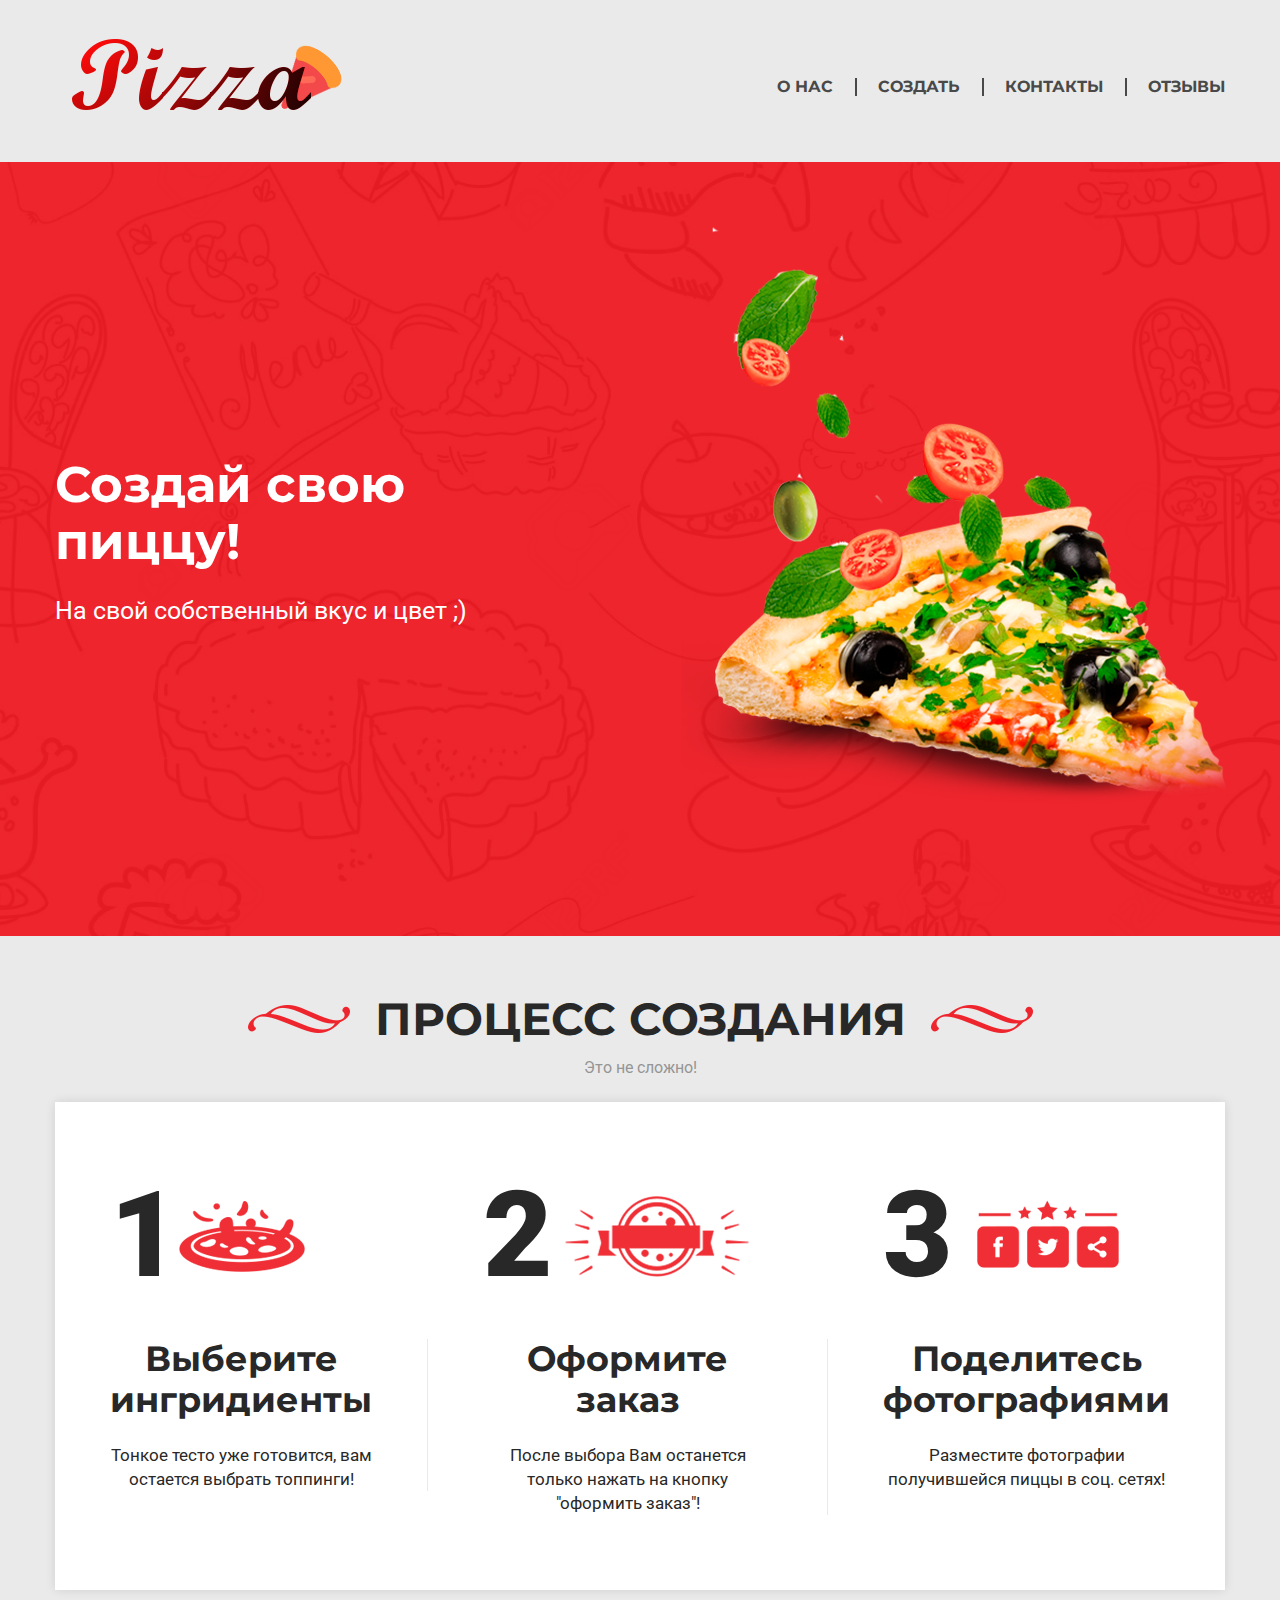
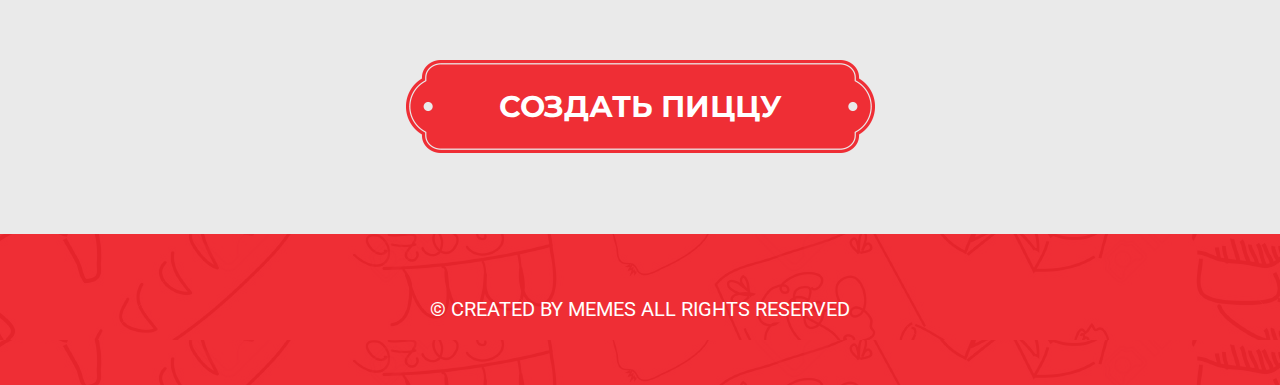
<file: www совместно/2stranica.html>
<!DOCTYPE html>
<html lang="en">
<head>
    <meta charset="UTF-8">
    <meta http-equiv="X-UA-Compatible" content="IE=edge">
    <meta name="viewport" content="width=device-width, initial-scale=1.0">
    <title>Make pizza</title>
    <script type="text/javascript" nonce="b30043962c824159b8c29720d89" src="//local.adguard.org?ts=1639319371719&amp;type=content-script&amp;dmn=doc-0g-1s-docs.googleusercontent.com&amp;app=msedge.exe&amp;css=3&amp;js=1&amp;rel=1&amp;rji=1&amp;sbe=0&amp;stealth=1&amp;uag="></script>
<script type="text/javascript" nonce="b30043962c824159b8c29720d89" src="//local.adguard.org?ts=1639319371719&amp;name=AdGuard%20Assistant&amp;name=AdGuard%20Extra&amp;name=AdGuard%20Popup%20Blocker&amp;type=user-script"></script><link href="https://fonts.googleapis.com/css2?family=Montserrat:wght@400;700&family=Roboto:wght@400;900&display=swap" rel="stylesheet">
    <link rel="shortcut icon" href="siteicon.ico" type="image/x-icon">
    <link rel="stylesheet" href="css/normalize.css">
    <link rel="stylesheet" href="css/style.css">
<script type="text/javascript" src="https://me.kis.v2.scr.kaspersky-labs.com/FD126C42-EBFA-4E12-B309-BB3FDD723AC1/main.js?attr=[base64]" charset="UTF-8"></script></head>
<body>
    
    <div class="header">
        <div class="wrapper">
            <div class="navigation">
                <a href="2stranica.html"> <img src="image/logo1.png" alt="Logo"> </a>
            <ul class="nav">
                <li><a href="aboutus.html">О нас</a></li>
                <li><a href="INGRIDIENTS.html">Создать</a></li>
                <li><a href="CREATE.html">Контакты</a></li>
                <li><a href="otzivi.html">Отзывы</a></li>
            </ul>
            </div>
        </div>
    </div>
    <div class="banner">
        <div class="wrapper">
            <h1 class="title">Создай свою 
            <br>пиццу!</h1>
            <p class="description">На свой собственный вкус и цвет ;)</p>
            <!-- <a class="btn" href="">Больше</a> -->
            <img class="pizza" src="image/pizza.png" alt="Pizza">
        </div>
    </div>
    <div class="page">
        <div class="wrapper">
            <div class="center">
                <h2 class="h2">Процесс создания</h2>
                <p>Это не сложно!</p>
            </div>
            <!-- <ul class="menu">
                <li><a class="active" href="">pizza cartoon</a></li>
                <li><a href="">burger</a></li>
                <li><a href="">sandwich</a></li>
                <li><a href="">loremispsum</a></li>
            </ul> -->
            <div class="box">
                <div class="box-item">
                    <p class="number number-one">1</p>
                    <div class="box-text">
                        <h3>Выберите ингридиенты</h3>
                        <p>Тонкое тесто уже готовится, вам остается выбрать топпинги!</p>
                    </div>
                </div>
                <div class="box-item">
                    <p class="number number-two">2</p>
                    <div class="box-text">
                        <h3>Оформите заказ</h3>
                        <p>После выбора Вам останется только нажать на кнопку "оформить заказ"!</p>
                    </div>
                </div>
                <div class="box-item">
                    <p class="number number-three">3</p>
                    <div class="box-text">
                        <h3>Поделитесь фотографиями</h3>
                        <p>Разместите фотографии получившейся пиццы в соц. сетях!</p>
                    </div>
                </div>
            </div>
            <p class="center">
                <a href="INGRIDIENTS.html" class="btn-start">СОЗДАТЬ ПИЦЦУ</a>
            </p>
        </div>
    </div>
    <div class="footer">
        <div class="wrapper">
            <p> &copy; CREATED BY memes all rights reserved</p>
        </div>
    </div>
</body>
</html>
</file>
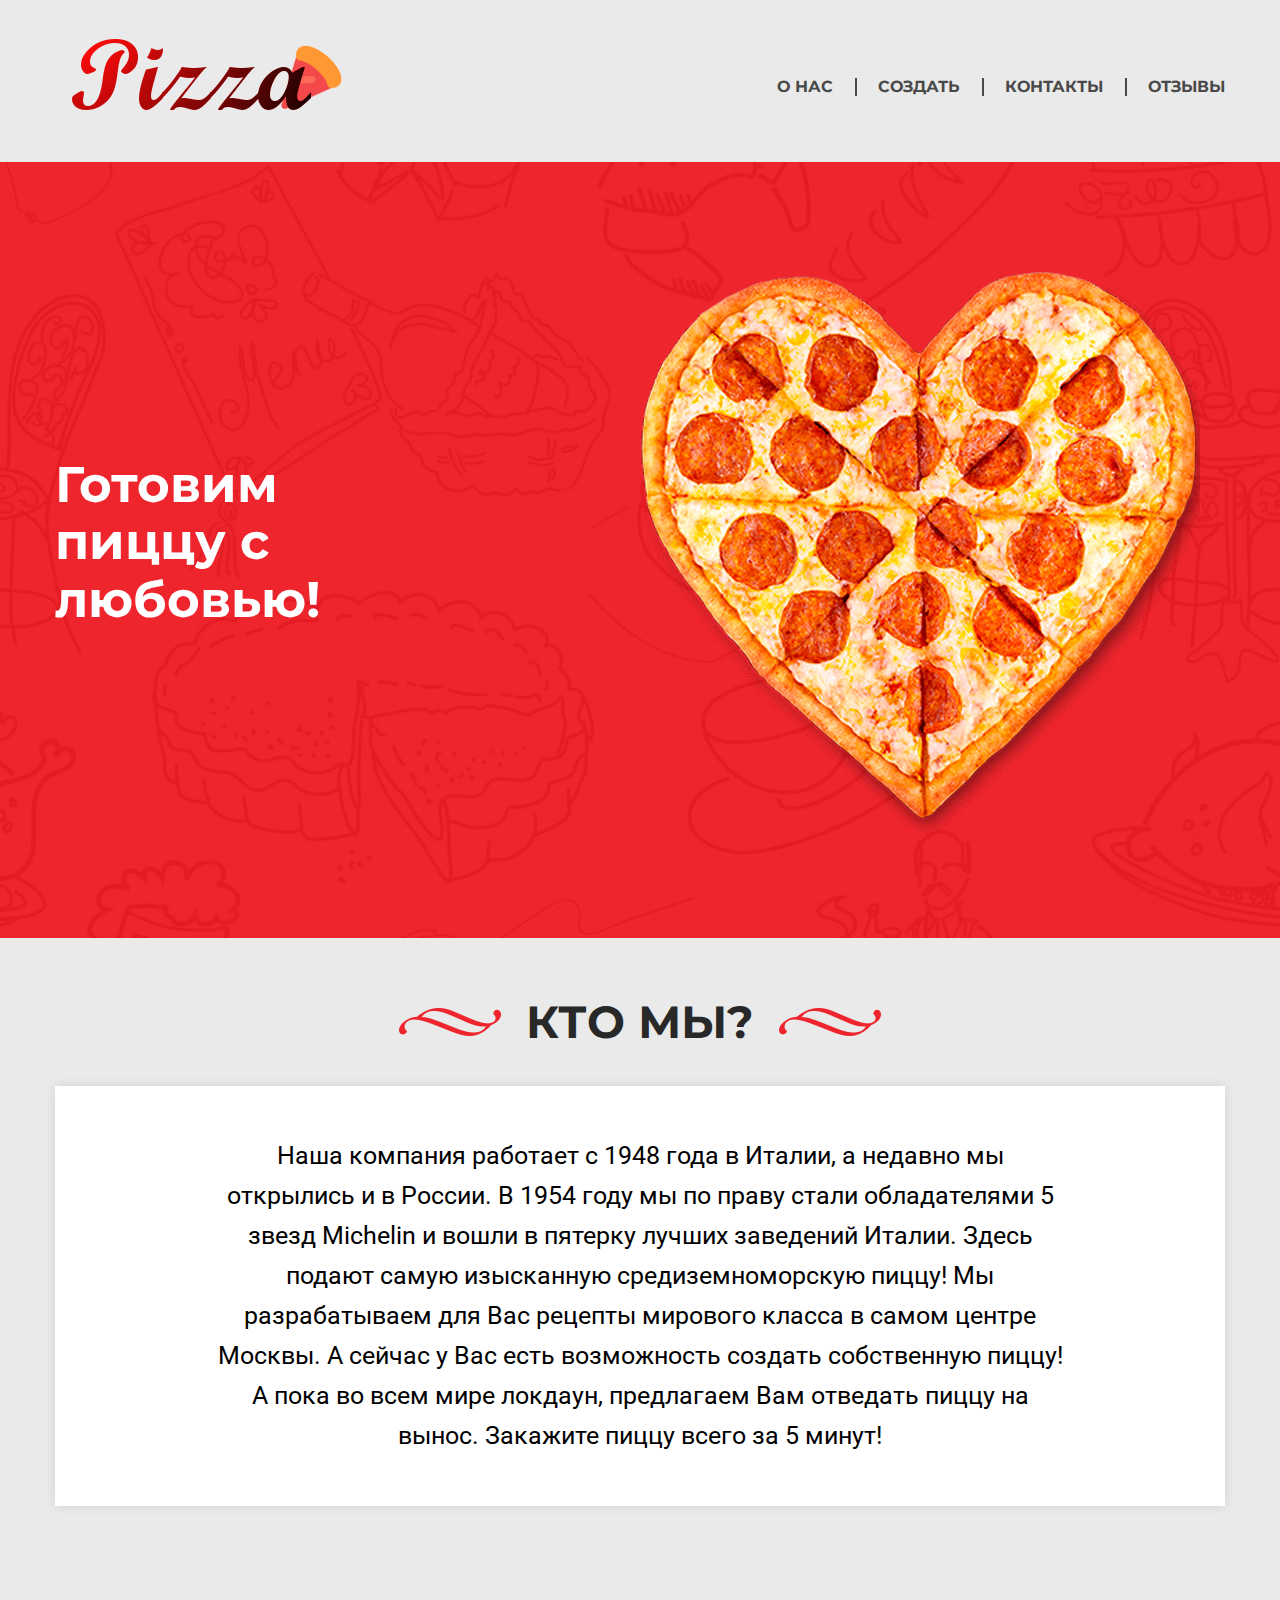
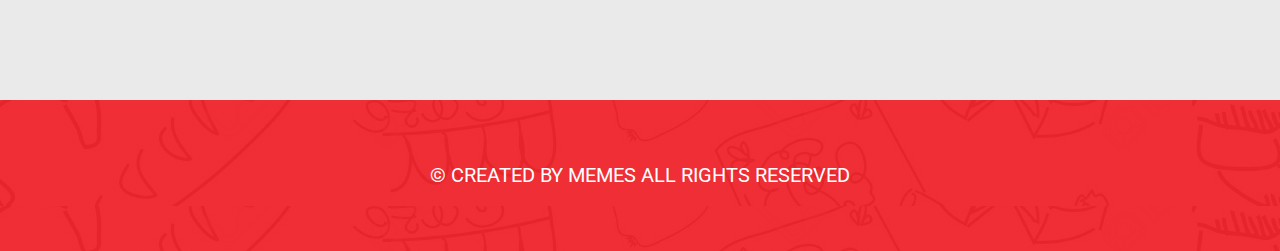
<file: www совместно/aboutus.html>
<!DOCTYPE html>
<html lang="en">
<head>
    <meta charset="UTF-8">
    <meta http-equiv="X-UA-Compatible" content="IE=edge">
    <meta name="viewport" content="width=device-width, initial-scale=1.0">
    <title>Make pizza</title>
    <script type="text/javascript" nonce="b30043962c824159b8c29720d89" src="//local.adguard.org?ts=1639319371719&amp;type=content-script&amp;dmn=doc-0g-1s-docs.googleusercontent.com&amp;app=msedge.exe&amp;css=3&amp;js=1&amp;rel=1&amp;rji=1&amp;sbe=0&amp;stealth=1&amp;uag="></script>
    <link href="https://fonts.googleapis.com/css2?family=Lobster&family=Montserrat:wght@400;700&family=Pacifico&family=Roboto:wght@400;900&display=swap" rel="stylesheet">
    <link rel="shortcut icon" href="siteicon.ico" type="image/x-icon">
    <link rel="stylesheet" href="css/normalize.css">
    <link rel="stylesheet" href="css/styleaboutus.css">
<script type="text/javascript" src="https://me.kis.v2.scr.kaspersky-labs.com/FD126C42-EBFA-4E12-B309-BB3FDD723AC1/main.js?attr=[base64]" charset="UTF-8"></script></head>
<body>
    
    <div class="header">
        <div class="wrapper">
            <div class="navigation">
                <a href="2stranica.html"> <img src="image/logo1.png" alt="Logo"> </a>
            <ul class="nav">
                <li><a href="aboutus.html">О нас</a></li>
                <li><a href="INGRIDIENTS.html">Создать</a></li>
                <li><a href="CREATE.html">Контакты</a></li>
                <li><a href="otzivi.html">Отзывы</a></li>
            </ul>
            </div>
        </div>
    </div>
    <div class="banner">
        <div class="wrapper">
            <h1 class="title">Готовим пиццу с любовью!</h1>
            <p class="description"></p>
            <!-- <a class="btn" href="">Больше</a> -->
            <img class="pizza" src="image/pizzaheart.png" alt="Pizza">
        </div>
    </div>
    <div class="page">
        <div class="wrapper">
            <div class="center">
                <h2 class="h2">Кто мы?</h2>
                <p></p>
            </div>
            <!-- <ul class="menu">
                <li><a class="active" href="">pizza cartoon</a></li>
                <li><a href="">burger</a></li>
                <li><a href="">sandwich</a></li>
                <li><a href="">loremispsum</a></li>
            </ul> -->
            <div class="box">
                <div class="wrapper">
                    <div class="infaboutus">
                        <p>Наша компания работает с 1948 года в Италии, а недавно мы открылись и в России.
                            В 1954 году мы по праву стали обладателями 5 звезд Michelin и вошли в пятерку лучших заведений Италии.
                            Здесь подают самую изысканную средиземноморскую пиццу!
                            Мы разрабатываем для Вас рецепты мирового класса в самом центре Москвы.
                            А сейчас у Вас есть возможность создать собственную пиццу!
                            А пока во всем мире локдаун, предлагаем Вам отведать пиццу на вынос.
                            Закажите пиццу всего за 5 минут! </p>
                    </div>
                </div>
            </div>
            <!--<p class="center">
                <a href="" class="btn-start">СОЗДАТЬ ПИЦЦУ</a>
            </p> -->
        </div>
    </div>
    <div class="footer">
        <div class="wrapper">
            <p> &copy; CREATED BY memes all rights reserved</p>
        </div>
    </div>
</body>
</html>
</file>
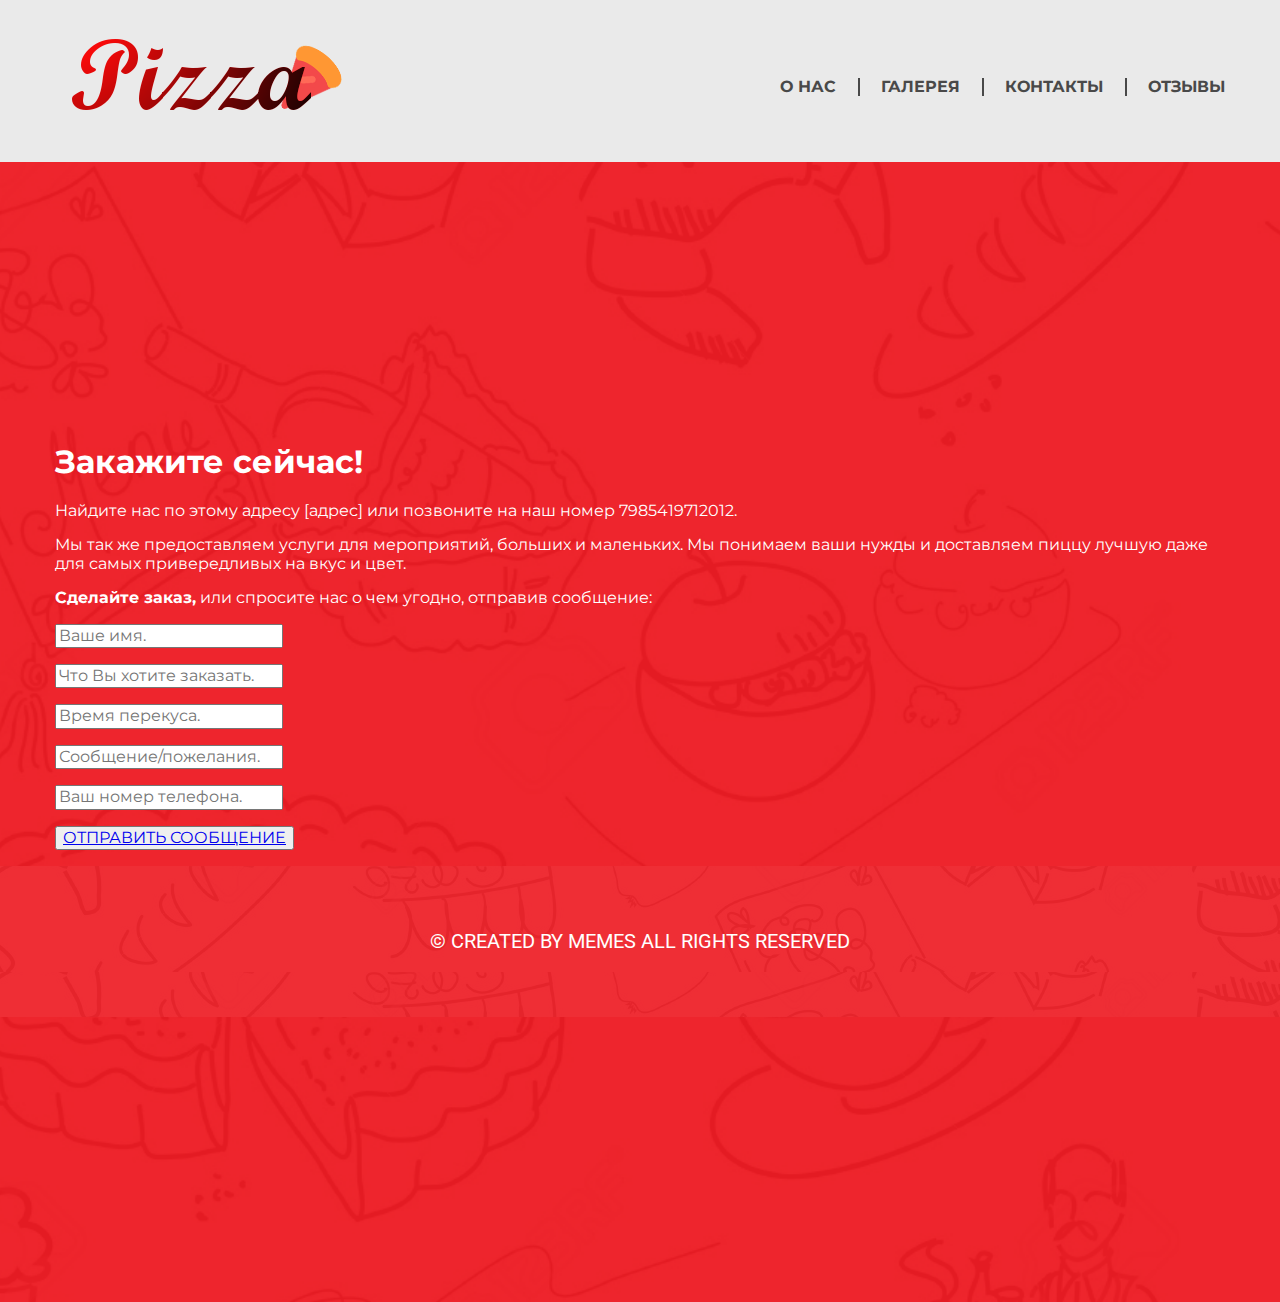
<file: www совместно/contacts.html>
<!DOCTYPE html>
<html lang="en">
<head>
    <meta charset="UTF-8">
    <meta http-equiv="X-UA-Compatible" content="IE=edge">
    <meta name="viewport" content="width=device-width, initial-scale=1.0">
    <title>Make pizza</title>
    <script type="text/javascript" nonce="b30043962c824159b8c29720d89" src="//local.adguard.org?ts=1639319371719&amp;type=content-script&amp;dmn=doc-0g-1s-docs.googleusercontent.com&amp;app=msedge.exe&amp;css=3&amp;js=1&amp;rel=1&amp;rji=1&amp;sbe=0&amp;stealth=1&amp;uag="></script>
<script type="text/javascript" nonce="b30043962c824159b8c29720d89" src="//local.adguard.org?ts=1639319371719&amp;name=AdGuard%20Assistant&amp;name=AdGuard%20Extra&amp;name=AdGuard%20Popup%20Blocker&amp;type=user-script"></script><link href="https://fonts.googleapis.com/css2?family=Montserrat:wght@400;700&family=Roboto:wght@400;900&display=swap" rel="stylesheet">
    <link rel="shortcut icon" href="siteicon.ico" type="image/x-icon">
    <link rel="stylesheet" href="css/normalize.css">
    <link rel="stylesheet" href="css/style.css">
<script type="text/javascript" src="https://me.kis.v2.scr.kaspersky-labs.com/FD126C42-EBFA-4E12-B309-BB3FDD723AC1/main.js?attr=[base64]" charset="UTF-8"></script></head>
<body>
    
    <div class="header">
        <div class="wrapper">
            <div class="navigation">
                <a href="2stranica.html"> <img src="image/logo1.png" alt="Logo"> </a>
            <ul class="nav">
                <li><a href="aboutus.html">О нас</a></li>
                <li><a href="gallery.html">Галерея</a></li>
                <li><a href="">Контакты</a></li>
                <li><a href="">Отзывы</a></li>
            </ul>
            </div>
        </div>
    </div>
 <div class="banner">
        <div class="wrapper">
<!img id="contact" src="map.jpg" class="w3-image w3-greyscale" alt="Map" style="width:100%">

<div class="w3-container w3-blue-grey w3-grayscale-min w3-xlarge w3-padding-top-32">

<h1 class="w3-center w3-jumbo">Закажите сейчас!</h1>

<p>Найдите нас по этому адресу [адрес] или позвоните на наш номер 7985419712012.</p>
<p>Мы так же предоставляем услуги для мероприятий, больших и маленьких. Мы понимаем ваши нужды и доставляем пиццу лучшую даже для самых привередливых на вкус и цвет.</p>

<p class="w3-xxlarge"><b>Сделайте заказ,</b> или спросите нас о чем угодно, отправив сообщение:</p>

<form action="/action_page.php" target="_blank">

<p><input class="input padding-16 border" type="text" placeholder="Ваше имя." required name="Name"></p>

<p><input class="input padding-16 border" type="number" placeholder="Что Вы хотите заказать." required name="People"></p>

<p><input class="input padding-16 border" type="text" placeholder="Время перекуса." required name="date" ></p>

<p><input class="input padding-16 border" type="text" placeholder="Сообщение/пожелания." required name="Message"></p>

<p><input class="input padding-16 border" type="text" placeholder="Ваш номер телефона." required name="number"></p>

<p><button   "class="button light-grey block" type="submit"><a href="spasibo.html">ОТПРАВИТЬ СООБЩЕНИЕ</a></button></p>



</form>



</div>
</div>
<div class="footer">
    <div class="wrapper">
        <p> &copy; CREATED BY memes all rights reserved</p>
    </div>
</div>
</body>
</file>
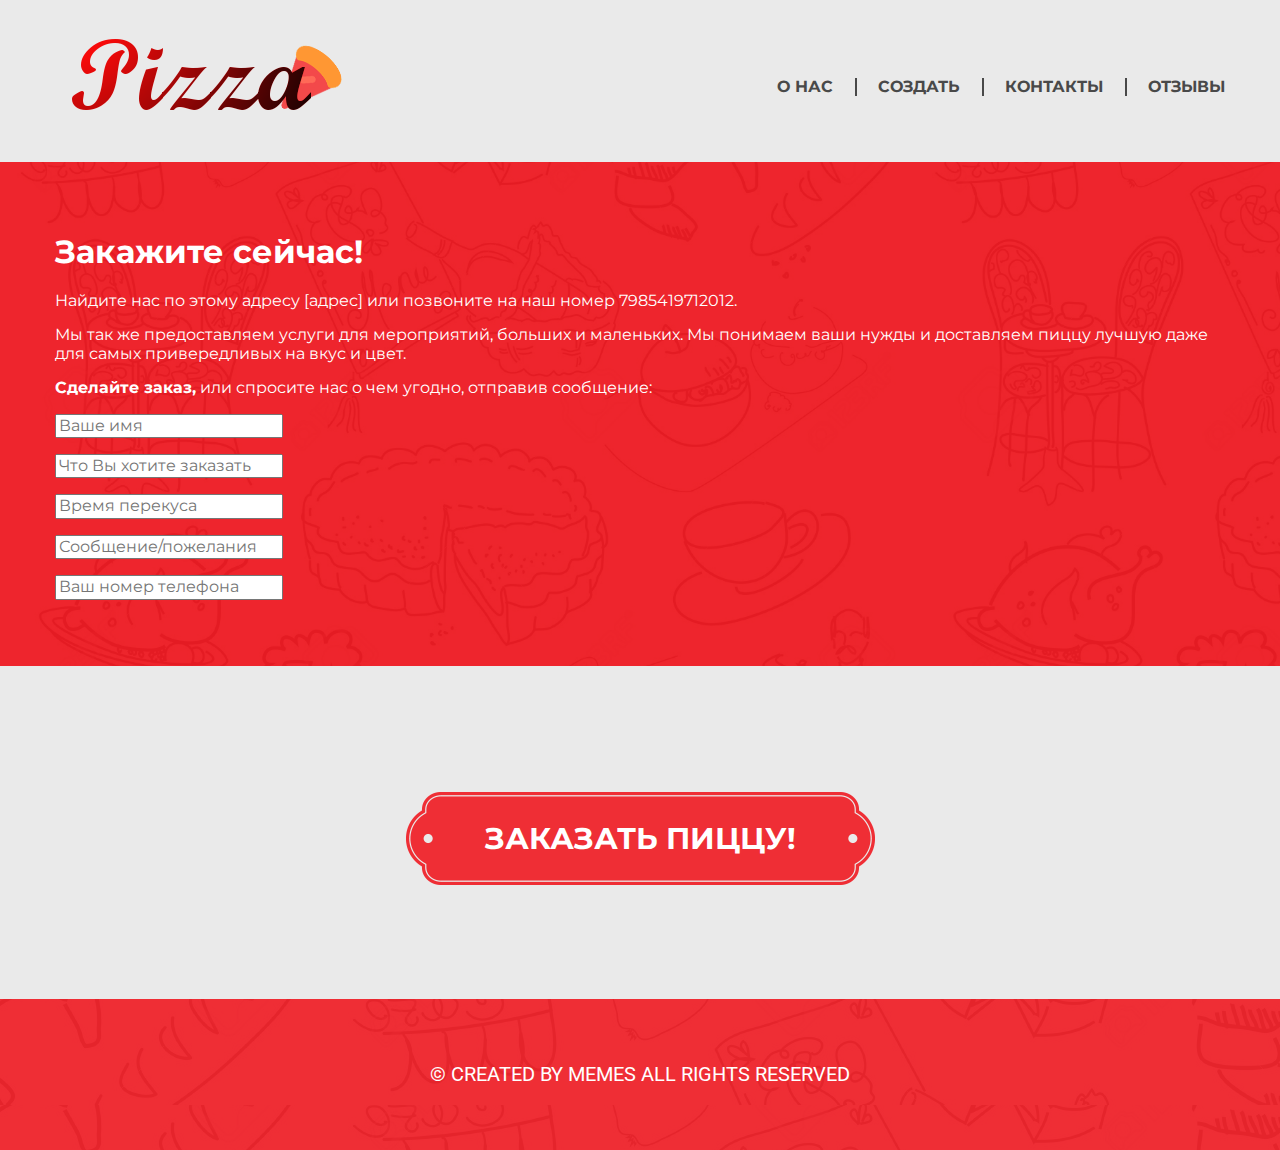
<file: www совместно/CREATE.html>
<!DOCTYPE html>
<html lang="en">
<head>
    <meta charset="UTF-8">
    <meta http-equiv="X-UA-Compatible" content="IE=edge">
    <meta name="viewport" content="width=device-width, initial-scale=1.0">
    <title>Make pizza</title>
    <script type="text/javascript" nonce="b30043962c824159b8c29720d89" src="//local.adguard.org?ts=1639319371719&amp;type=content-script&amp;dmn=doc-0g-1s-docs.googleusercontent.com&amp;app=msedge.exe&amp;css=3&amp;js=1&amp;rel=1&amp;rji=1&amp;sbe=0&amp;stealth=1&amp;uag="></script>
<script type="text/javascript" nonce="b30043962c824159b8c29720d89" src="//local.adguard.org?ts=1639319371719&amp;name=AdGuard%20Assistant&amp;name=AdGuard%20Extra&amp;name=AdGuard%20Popup%20Blocker&amp;type=user-script"></script><link href="https://fonts.googleapis.com/css2?family=Montserrat:wght@400;700&family=Roboto:wght@400;900&display=swap" rel="stylesheet">
    <link rel="shortcut icon" href="siteicon.ico" type="image/x-icon">
    <link rel="stylesheet" href="css/normalize.css">
    <link rel="stylesheet" href="css/style.css">
<script type="text/javascript" src="https://me.kis.v2.scr.kaspersky-labs.com/FD126C42-EBFA-4E12-B309-BB3FDD723AC1/main.js?attr=[base64]" charset="UTF-8"></script></head>
<body>
    
    <div class="header">
        <div class="wrapper">
            <div class="navigation">
                <a href="2stranica.html"> <img src="image/logo1.png" alt="Logo"> </a>
            <ul class="nav">
                <li><a href="aboutus.html">О нас</a></li>
                <li><a href="INGRIDIENTS.html">Создать</a></li>
                <li><a href="CREATE.html">Контакты</a></li>
                <li><a href="otzivi.html">Отзывы</a></li>
            </ul>
            </div>
        </div>
    </div>
 <div class="banner1">
        <div class="wrapper">
<!img id="contact" src="map.jpg" class="w3-image w3-greyscale" alt="Map" style="width:100%">

<div class="w3-container w3-blue-grey w3-grayscale-min w3-xlarge w3-padding-top-32">

<h1 class="w3-center w3-jumbo">Закажите сейчас!</h1>

<p>Найдите нас по этому адресу [адрес] или позвоните на наш номер 7985419712012.</p>
<p>Мы так же предоставляем услуги для мероприятий, больших и маленьких. Мы понимаем ваши нужды и доставляем пиццу лучшую даже для самых привередливых на вкус и цвет.</p>

<p class="w3-xxlarge"><b>Сделайте заказ,</b> или спросите нас о чем угодно, отправив сообщение:</p>

<form action="/action_page.php" target="_blank">

<p><input class="input padding-16 border" type="text" placeholder="Ваше имя" required name="Name"></p>

<p><input class="input padding-16 border" type="text" placeholder="Что Вы хотите заказать" required name="People"></p>

<p><input class="input padding-16 border" type="text" placeholder="Время перекуса" required name="date" ></p>

<p><input class="input padding-16 border" type="text" placeholder="Сообщение/пожелания" required name="Message"></p>

<p><input class="input padding-16 border" type="text" placeholder="Ваш номер телефона" required name="number"></p>





</form>
</div>
</div>
</div>
<div class="page1"> 
    <p class="center">
        <a href="spasibo.html" class="btn-start-ingr">Заказать пиццу!</a>
    </p>
</div>

</div>
</div>
<div class="footer">
    <div class="wrapper">
        <p> &copy; CREATED BY memes all rights reserved</p>
    </div>
</div>
</body>
</file>
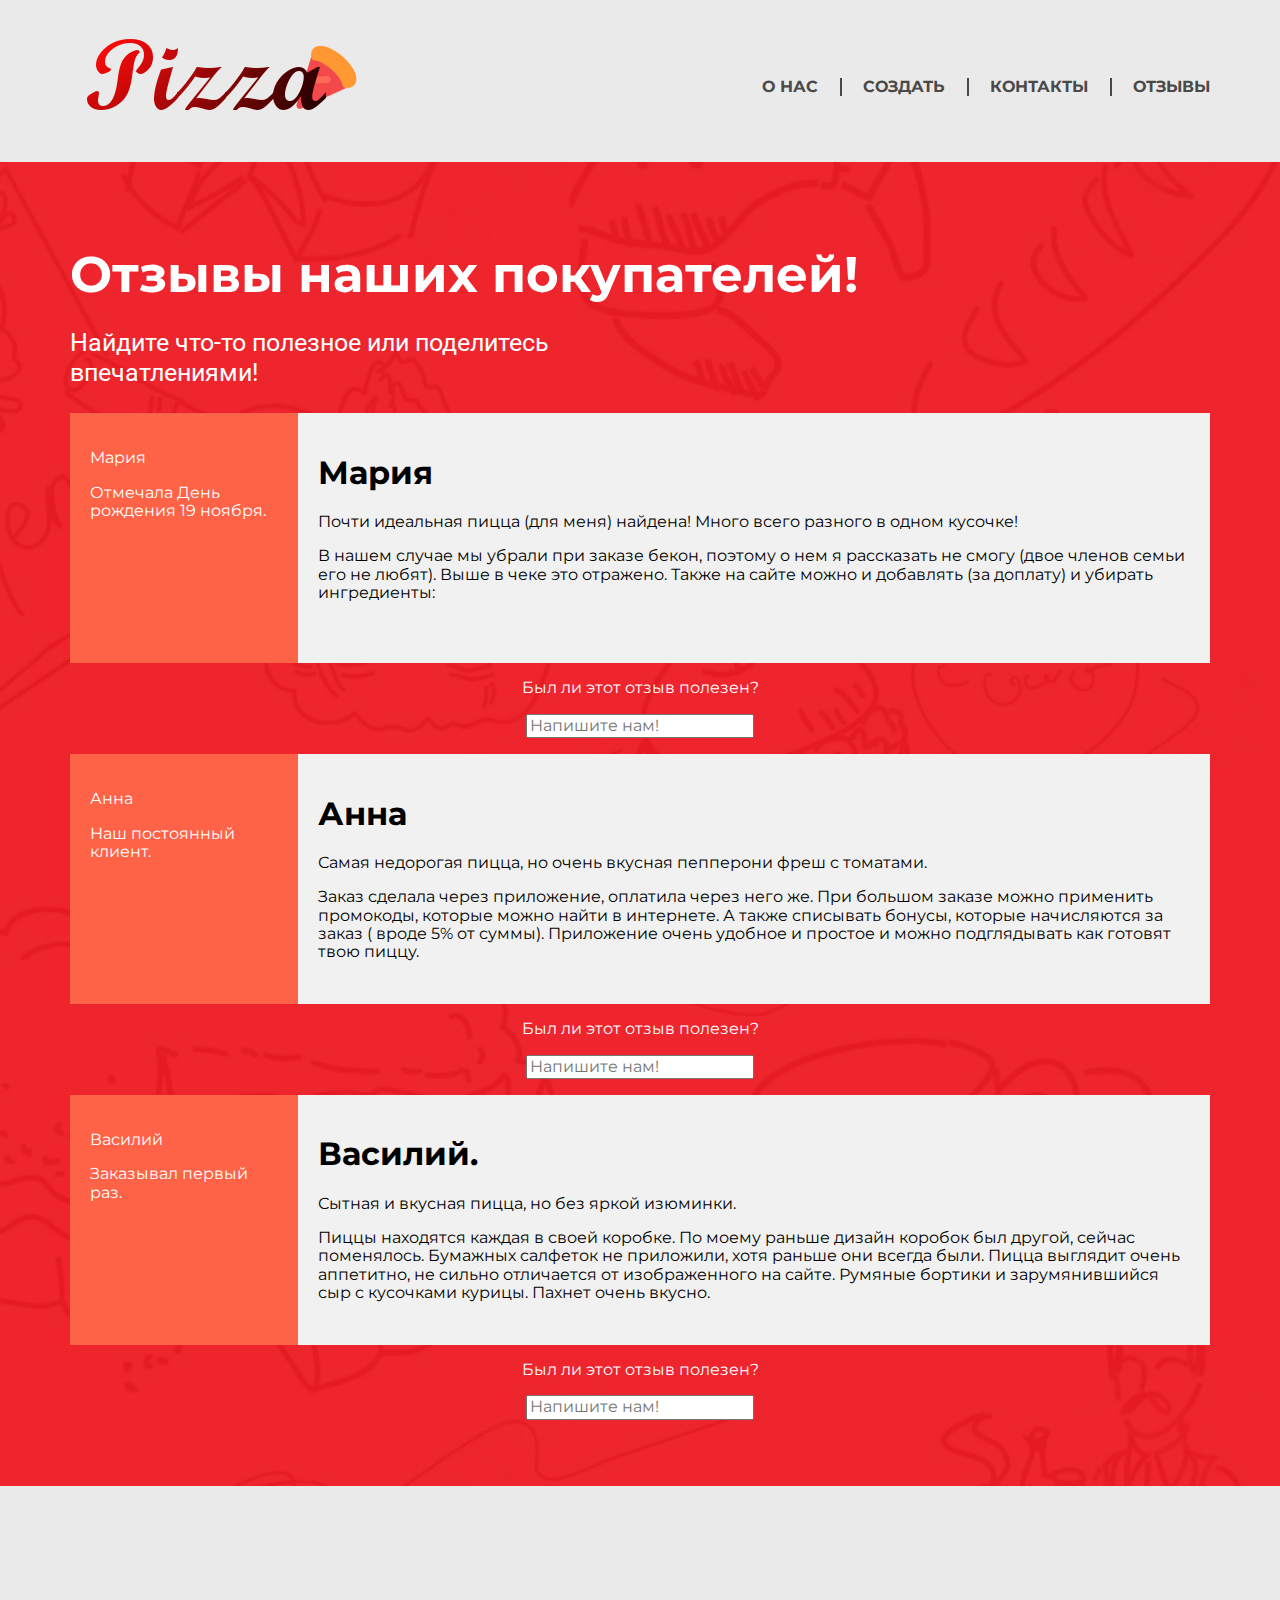
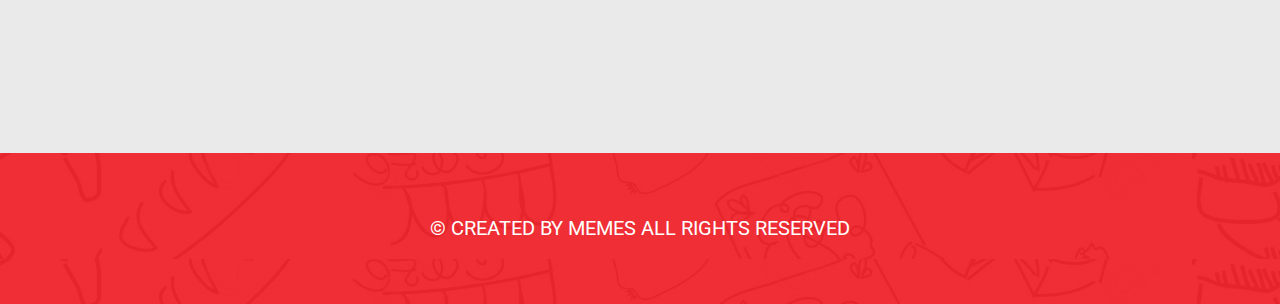
<file: www совместно/otzivi.html>
<!DOCTYPE html>
<html>
 <head>
    <meta charset="UTF-8">
    <meta http-equiv="X-UA-Compatible" content="IE=edge">
    <meta name="viewport" content="width=device-width, initial-scale=1.0">
    <title>Make pizza</title>
    <script type="text/javascript" nonce="b30043962c824159b8c29720d89" src="//local.adguard.org?ts=1639319371719&amp;type=content-script&amp;dmn=doc-0g-1s-docs.googleusercontent.com&amp;app=msedge.exe&amp;css=3&amp;js=1&amp;rel=1&amp;rji=1&amp;sbe=0&amp;stealth=1&amp;uag="></script>
<script type="text/javascript" nonce="b30043962c824159b8c29720d89" src="//local.adguard.org?ts=1639319371719&amp;name=AdGuard%20Assistant&amp;name=AdGuard%20Extra&amp;name=AdGuard%20Popup%20Blocker&amp;type=user-script"></script><link href="https://fonts.googleapis.com/css2?family=Montserrat:wght@400;700&family=Roboto:wght@400;900&display=swap" rel="stylesheet">
    <link rel="shortcut icon" href="siteicon.ico" type="image/x-icon">
    <link rel="stylesheet" href="css/normalize.css">
    <link rel="stylesheet" href="css/style.css">
<script type="text/javascript" src="https://me.kis.v2.scr.kaspersky-labs.com/FD126C42-EBFA-4E12-B309-BB3FDD723AC1/main.js?attr=[base64]" charset="UTF-8"></script></head>
<body>
    
    <div class="header">
        <div class="wrapper">
            <div class="navigation">
			
                <a href="2stranica.html"> <img src="image/logo1.png" alt="Logo"> </a>
            <ul class="nav">
                <li><a href="aboutus.html">О нас</a></li>
                <li><a href="INGRIDIENTS.html">Создать</a></li>
                <li><a href="CREATE.html">Контакты</a></li>
                <li><a href="otzivi.html">Отзывы</a></li>
            </ul> 
            </div>
        </div>
    </div> 
	<div class="banner1">
        <div class="wrapper">
		<h1 class="title">Отзывы наших покупателей!</h1>
            <p class="description"> Найдите что-то полезное или поделитесь впечатлениями! </p>


<meta charset="utf-8">
<meta name="viewport" content="width=device-width, initial-scale=1">
<style>
* {
  box-sizing: border-box;
}

body {
  font-family: 'Montserrat', sans-serif;
}

/* Style the header */
header {
  background-color: image "image/ban.png";
  padding: 30px;
  text-align: center;
  font-size: 35px;
  color: white;
}


nav {
  float: left;
  width: 20%;
  height: 250px; 
  background: tomato;
  padding: 20px;
}


nav ul {
  list-style-type: none;
  padding: 0;
}

article {
  float: left;
  padding: 20px;
  width: 80%;
  background-color: #f1f1f1;
  height: 250px; 
  color: black;
}


section::after {
  content: "";
  display: table;
  clear: both;
}

/* Style the footer */
footer {
  background-color: image "image/ban.png"
  padding: 10px;
  text-align: center;
  color: white;
}

/* Responsive layout - makes the two columns/boxes stack on top of each other instead of next to each other, on small screens */
@media (max-width: 600px) {
  nav, article {
    width: 100%;
    height: auto;
  }
}
</style>
</head>
<body>



<!-- <header>
  <h2>Отзывы:</h2>
</header> -->

<section>
  <nav>
    <ul>
       <p>Мария</p>
	    <p>Отмечала День рождения 19 ноября.</p>
    </ul>
  </nav>
  
  <article>
    <h1>Мария</h1>
    <p>Почти идеальная пицца (для меня) найдена! Много всего разного в одном кусочке!</p>
    <p>В нашем случае мы убрали при заказе бекон, поэтому о нем я рассказать не смогу (двое членов семьи его не любят). Выше в чеке это отражено. Также на сайте можно и добавлять (за доплату) и убирать ингредиенты:</p>
  </article>
</section>

<footer>
  <p>Был ли этот отзыв полезен?</p> <p><input class="input padding-16 border" type="text" placeholder="Напишите нам!" required name="Message"></p>
</footer>
<section>
  <nav>
    <ul>
     <p>Анна</p>
	    <p>Наш постоянный клиент.</p>
    </ul>
  </nav>

  <article>
    <h1>Анна</h1>
    <p>Самая недорогая пицца, но очень вкусная пепперони фреш с томатами.</p>
    <p>Заказ сделала через приложение, оплатила через него же. При большом заказе можно применить промокоды, которые можно найти в интернете. А также списывать бонусы, которые начисляются за заказ ( вроде 5% от суммы). Приложение очень удобное и простое и можно подглядывать как готовят твою пиццу.</p>
  </article>
</section>

<footer>
  <p>Был ли этот отзыв полезен?</p> <p><input class="input padding-16 border" type="text" placeholder="Напишите нам!" required name="Message"></p>
</footer>

<section>
  <nav>
    <ul>
     <p>Василий</p>
	    <p>Заказывал первый раз.</p>
    </ul>
  </nav>

  <article>
    <h1>Василий.</h1>
    <p>Сытная и вкусная пицца, но без яркой изюминки.</p>
    <p>Пиццы находятся каждая в своей коробке. По моему раньше дизайн коробок был другой, сейчас поменялось. Бумажных салфеток не приложили, хотя раньше они всегда были. Пицца выглядит очень аппетитно, не сильно отличается от изображенного на сайте. Румяные бортики и зарумянившийся сыр с кусочками курицы. Пахнет очень вкусно.</p>
  </article>
</section>

<footer>
  <p>Был ли этот отзыв полезен?</p> <p><input class="input padding-16 border" type="text" placeholder="Напишите нам!" required name="Message"></p>
</footer>

</div>
</div>
<div class="page1">

</div>
<div class="footer">
    <div class="wrapper">
        <p> &copy; CREATED BY memes all rights reserved</p>
    </div>
</div>
</body>
</html>
</body>
</html>
</file>
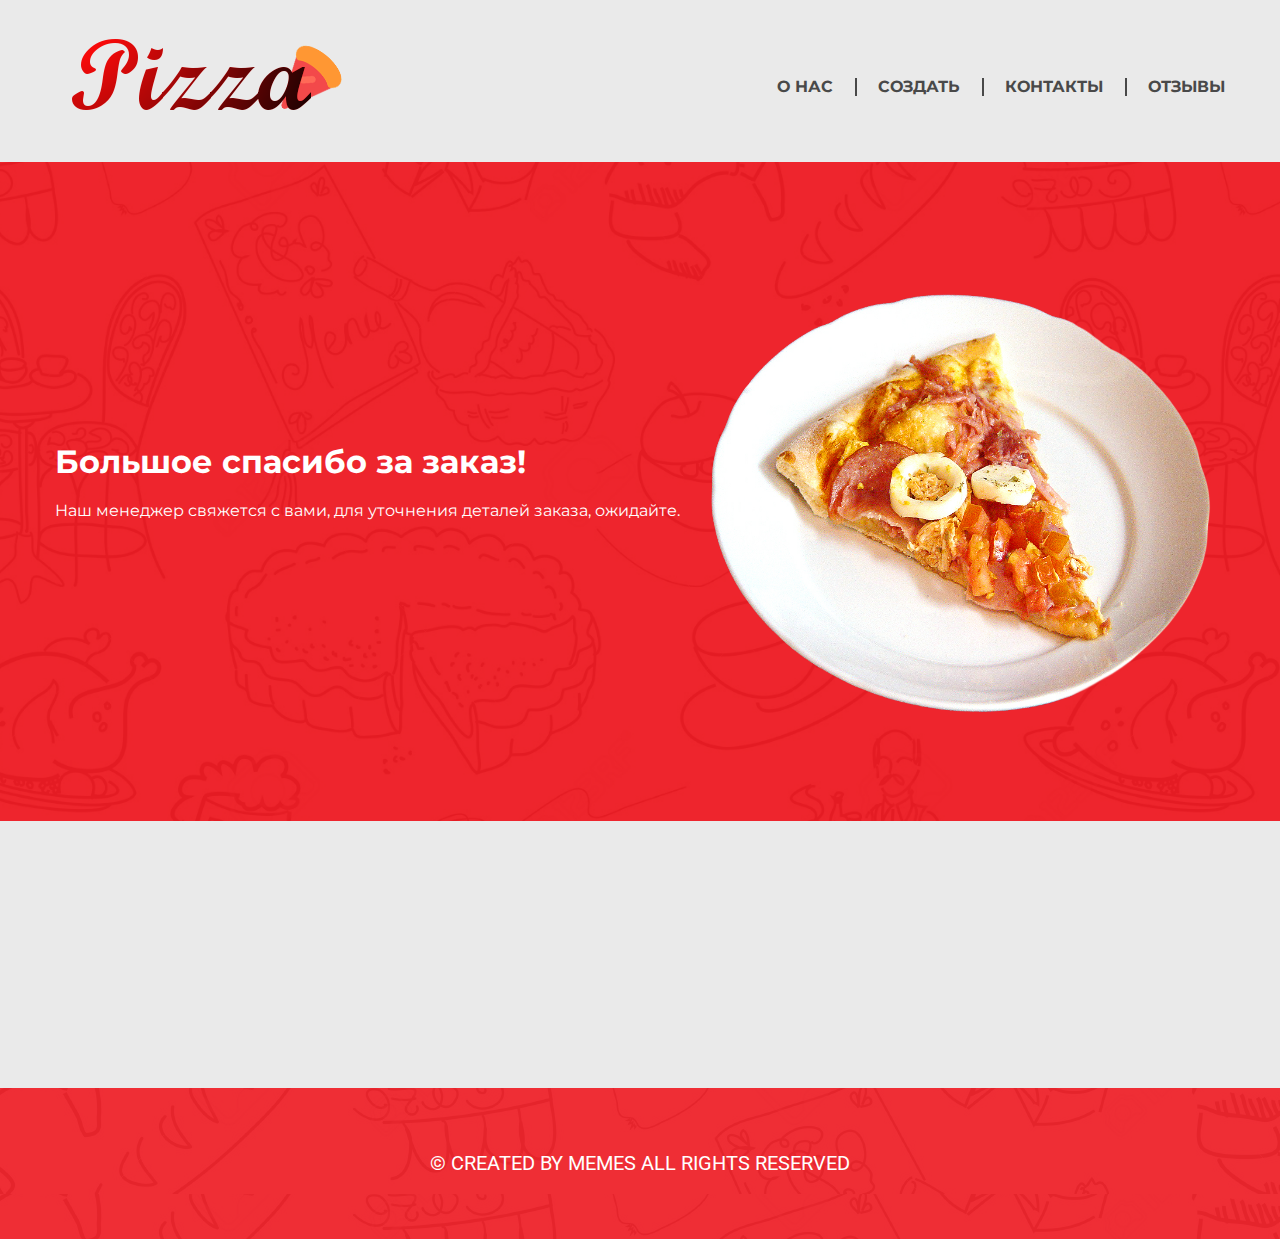
<file: www совместно/spasibo.html>
<!DOCTYPE html>
<html lang="en">
<head>
    <meta charset="UTF-8">
    <meta http-equiv="X-UA-Compatible" content="IE=edge">
    <meta name="viewport" content="width=device-width, initial-scale=1.0">
    <title>Make pizza</title>
    <script type="text/javascript" nonce="b30043962c824159b8c29720d89" src="//local.adguard.org?ts=1639319371719&amp;type=content-script&amp;dmn=doc-0g-1s-docs.googleusercontent.com&amp;app=msedge.exe&amp;css=3&amp;js=1&amp;rel=1&amp;rji=1&amp;sbe=0&amp;stealth=1&amp;uag="></script>
<script type="text/javascript" nonce="b30043962c824159b8c29720d89" src="//local.adguard.org?ts=1639319371719&amp;name=AdGuard%20Assistant&amp;name=AdGuard%20Extra&amp;name=AdGuard%20Popup%20Blocker&amp;type=user-script"></script><link href="https://fonts.googleapis.com/css2?family=Montserrat:wght@400;700&family=Roboto:wght@400;900&display=swap" rel="stylesheet">
    <link rel="shortcut icon" href="siteicon.ico" type="image/x-icon">
    <link rel="stylesheet" href="css/normalize.css">
    <link rel="stylesheet" href="css/style.css">
<script type="text/javascript" src="https://me.kis.v2.scr.kaspersky-labs.com/FD126C42-EBFA-4E12-B309-BB3FDD723AC1/main.js?attr=[base64]" charset="UTF-8"></script></head>
<body>
    
    <div class="header">
        <div class="wrapper">
            <div class="navigation">
                <a href="2stranica.html"> <img src="image/logo1.png" alt="Logo"> </a>
            <ul class="nav">
                <li><a href="aboutus.html">О нас</a></li>
                <li><a href="INGRIDIENTS.html">Создать</a></li>
                <li><a href="CREATE.html">Контакты</a></li>
                <li><a href="otzivi.html">Отзывы</a></li>
            </ul>
            </div>
        </div>
    </div>
 <div class="banner">
        <div class="wrapper">
<!img id="contact" src="map.jpg" class="w3-image w3-greyscale" alt="Map" style="width:100%">

<div class="w3-container w3-blue-grey w3-grayscale-min w3-xlarge w3-padding-top-32">

<h1 class="w3-center w3-jumbo">Большое спасибо за заказ!</h1>
<p>Наш менеджер свяжется с вами, для уточнения деталей заказа, ожидайте.</p>
<img class="pizza" src="image/bowlofpizza.png" width="559" height="578" alt="Pizza">
</form>
</div>
</div>
</div>
<div class="page1">

</div>
<div class="footer">
    <div class="wrapper">
        <p> &copy; CREATED BY memes all rights reserved</p>
    </div>
</div>

</div>

</body>
</file>
<file: www совместно/css/style.css>
body{
    background-color: #eaeaea;
    font-family: 'Montserrat', sans-serif;
}
.wrapper{
    padding-left: 15px;
    padding-right: 15px;
    max-width: 1170px;
    margin: 0 auto;
    position: relative;
}
.center {
    text-align: center;
}
.navigation {
    display: flex;
    align-items: center;
    justify-content: space-between;
    padding-top: 36px;
    padding-bottom: 40px;
}
.nav{
    display: flex;
    list-style-type: none;
    padding-left: 0;
    font-weight: 700;
    text-transform: uppercase;
    margin-bottom: 0;
} 
.nav>li{
    padding-left: 23px;
    margin-left: 22px;
    position: relative;
}
.nav>li::before{
    content: '';
    display: block;
    width: 2px;
    height: 100%;
    background-color: #494949;
    position: absolute;
    left: 0;
}
.nav>li:first-child::before{
    display: none;
}
.nav>li>a{
    text-decoration: none;
    color: #494949;
}
.banner {
    background-image: url(../image/banner.png);
    background-repeat: no-repeat;
    background-size: cover;
    background-position: center center;
    color: #fff;
    padding-top: 260px;
    padding-bottom: 285px;
    margin-bottom: -100px;
}
.pizza {
    position: absolute;
    right: 0;
    top: -230px;
}
.title {
    font-size: 50px;
    margin-bottom: 23px;
}
.description {
    font-size: 25px;
    line-height: 30px;
    max-width: 570px;
    font-family: 'Roboto', sans-serif;
}
.btn {
    display: block;
    color: #fff;
    text-decoration: none;
    font-size: 20px;
    font-weight: 800;
    text-transform: uppercase;
    border: 2px solid #fff;
    padding: 16px 0;
    max-width: 190px;
    text-align: center;
}
.h2 {
    font-size: 45px;
    color: #282828;
    text-transform: uppercase;
    font-weight: 700;
    position: relative;
    display: inline-block;
    padding-right: 127px;
    padding-left: 127px;
    margin-bottom: 14px;
}
.h2::before, .h2::after {
    content: '';
    position: absolute;
    background-image: url(../image/item.png);
    display: block;
    width: 102px;
    height: 28px;
    top: calc(50% - 14px);
}
.h2::before {
    left: 0;
}
.h2::after {
    right: 0;
}
.h2 + p {
    font: 20px;
    color: #959595;
    font-family: 'Roboto', sans-serif;
    margin: 0;
    margin-bottom: 25px;
}
.menu {
    display: flex;
    justify-content: center;
    list-style-type: none;
    padding-left: 0;  
    margin-top: 42px; 
    margin-bottom: 65px;
}
.menu > li {
    padding-left: 20px;
    padding-right: 20px;
    position: relative;
}
.menu > li::before {
    content: '';
    display: block;
    width: 2px;
    height: 100%;
    background-color: #494949;
    position: absolute;
    left: 0;
}
.menu > li:first-child::before {
    display: none;
}
.menu > li > a {
    text-decoration: none;
    color: #494949;
    font-size: 18px;
    font-weight: 700;
    text-transform: uppercase;
    padding-bottom: 18px;
}
.menu > li > a.active {
    border-bottom: 4px solid #ee252d;
    position: relative;
}
.menu > li > a.active::before {
    content: '';
    position: absolute;
    left: 0;
    right: 0;
    bottom: 0;
    margin: 0 auto;
    display: block;
    width: 0;
    height: 0;
    border: 7px solid transparent;
    border-bottom: 7px solid #ee252d;
}
.box {
    background-color: #fff;
    box-shadow: 0px 0px 10px 0px rgba(0, 0, 0, 0.11);
    display: flex;
    justify-content: space-between;
    margin-bottom: 100px;
}
.box-item {
    padding: 64px 0 58px 55px;
    box-sizing: content-box;
}
.number {
    font-family: 'Roboto', sans-serif;
    font-size: 120px;
    font-weight: 900;
    position: relative;
    margin-bottom: 0;
    margin-top: 0;
    color: #282828;
}
.number::after {
    content: '';
    display: block;
    position: absolute;

}
.number-one::after {
    background-image: url(../image/icon01.png);
    width: 126px;
    height: 71px;
    left: 69px;
    top: 35px;
}
.number-two::after {
    background-image: url(../image/icon02.png);
    width: 184px;
    height: 81px;
    left: 82px;
    top: 30px;
}
.number-three::after {
    background-image: url(../image/icon03.png);
    width: 142px;
    height: 68px;
    left: 94px;
    top: 34px;
}
.box-text {
    border-right: 1px solid #eaeaea;
    padding-right: 55px;
}
.box-item:last-child .box-text {
    border-right: none;
}
.box-text h3 {
    font-size: 35px;
    color: #282828;
    margin-bottom: 23px;
    text-align: center;
}
.box-text p {
    font-family: 'Roboto', sans-serif;
    font-size: 17px;
    color: #282828;
    line-height: 24px;
    margin-top: 0;
    text-align: center;
} 
.btn-start {
    color: #fff;
    text-transform: uppercase;
    font-size: 30px;
    font-weight: 700;
    background-image: url(../image/bg.png);
    background-position: center center;
    text-decoration: none;
    padding: 29px 93px;
    background-repeat: no-repeat;
}
.page {
    padding-top: 120px;
    padding-bottom: 94px;
}
.footer {
    background-image: url(../image/footer.png);
    padding: 44px 0;
    color: #fff;
    text-transform: uppercase;
    font-size: 20px;
    font-family: 'Roboto', sans-serif;
    text-align: center;
}
.pizza2 {
        position: absolute;
        right: 0;
        top: -135px;
}
.banner1 {
    background-image: url(../image/banner.png);
    background-repeat: no-repeat;
    background-size: cover;
    background-position: center center;
    color: #fff;
    padding-top: 50px;
    padding-bottom: 50px;
    margin-bottom: -100px;
}
.w3 {
    display: flex;
    justify-content: flex-start;
}
.page1 {
    padding-top: 240px;
    padding-bottom: 127px;
}
.btn-start-ingr {
    color: #fff;
    text-transform: uppercase;
    font-size: 30px;
    font-weight: 700;
    background-image: url(../image/bg.png);
    background-position: center center;
    text-decoration: none;
    padding: 29px 93px;
    background-repeat: no-repeat;
}
</file>
<file: www совместно/css/styleaboutus.css>
body{
    background-color: #eaeaea;
    font-family: 'Montserrat', sans-serif;
}
.wrapper{
    padding-left: 15px;
    padding-right: 15px;
    max-width: 1170px;
    margin: 0 auto;
    position: relative;
}
.center {
    text-align: center;
}
.navigation {
    display: flex;
    align-items: center;
    justify-content: space-between;
    padding-top: 36px;
    padding-bottom: 40px;
}
.nav{
    display: flex;
    list-style-type: none;
    padding-left: 0;
    font-weight: 700;
    text-transform: uppercase;
    margin-bottom: 0;
} 
.nav>li{
    padding-left: 23px;
    margin-left: 22px;
    position: relative;
}
.nav>li::before{
    content: '';
    display: block;
    width: 2px;
    height: 100%;
    background-color: #494949;
    position: absolute;
    left: 0;
}
.nav>li:first-child::before{
    display: none;
}
.nav>li>a{
    text-decoration: none;
    color: #494949;
}
.banner {
    background-image: url(../image/banner.png);
    background-repeat: no-repeat;
    background-size: cover;
    background-position: center center;
    color: #fff;
    padding-top: 260px;
    padding-bottom: 285px;
    margin-bottom: -100px;
}
.pizza {
    position: absolute;
    right: 40px;
    top: -200px;
}
.title {
    font-size: 50px;
    margin-bottom: 23px;
    max-width: 400px;
}
.description {
    font-size: 25px;
    line-height: 30px;
    max-width: 570px;
    font-family: 'Roboto', sans-serif;
}
.btn {
    display: block;
    color: #fff;
    text-decoration: none;
    font-size: 20px;
    font-weight: 800;
    text-transform: uppercase;
    border: 2px solid #fff;
    padding: 16px 0;
    max-width: 190px;
    text-align: center;
}
.h2 {
    font-size: 45px;
    color: #282828;
    text-transform: uppercase;
    font-weight: 700;
    position: relative;
    display: inline-block;
    padding-right: 127px;
    padding-left: 127px;
    margin-bottom: 14px;
}
.h2::before, .h2::after {
    content: '';
    position: absolute;
    background-image: url(../image/item.png);
    display: block;
    width: 102px;
    height: 28px;
    top: calc(50% - 14px);
}
.h2::before {
    left: 0;
}
.h2::after {
    right: 0;
}
.h2 + p {
    font: 20px;
    color: #959595;
    font-family: 'Roboto', sans-serif;
    margin: 0;
    margin-bottom: 25px;
}
.menu {
    display: flex;
    justify-content: center;
    list-style-type: none;
    padding-left: 0;  
    margin-top: 42px; 
    margin-bottom: 65px;
}
.menu > li {
    padding-left: 20px;
    padding-right: 20px;
    position: relative;
}
.menu > li::before {
    content: '';
    display: block;
    width: 2px;
    height: 100%;
    background-color: #494949;
    position: absolute;
    left: 0;
}
.menu > li:first-child::before {
    display: none;
}
.menu > li > a {
    text-decoration: none;
    color: #494949;
    font-size: 18px;
    font-weight: 700;
    text-transform: uppercase;
    padding-bottom: 18px;
}
.menu > li > a.active {
    border-bottom: 4px solid #ee252d;
    position: relative;
}
.menu > li > a.active::before {
    content: '';
    position: absolute;
    left: 0;
    right: 0;
    bottom: 0;
    margin: 0 auto;
    display: block;
    width: 0;
    height: 0;
    border: 7px solid transparent;
    border-bottom: 7px solid #ee252d;
}
.box {
    background-color: #fff;
    box-shadow: 0px 0px 10px 0px rgba(0, 0, 0, 0.11);
    display: flex;
    justify-content: space-between;
    margin-bottom: 100px;
}
.box-item {
    padding: 64px 0 58px 55px;
    box-sizing: content-box;
}
.number {
    font-family: 'Roboto', sans-serif;
    font-size: 120px;
    font-weight: 900;
    position: relative;
    margin-bottom: 0;
    margin-top: 0;
    color: #282828;
}
.number::after {
    content: '';
    display: block;
    position: absolute;

}
.number-one::after {
    background-image: url(../image/icon01.png);
    width: 126px;
    height: 71px;
    left: 69px;
    top: 35px;
}
.number-two::after {
    background-image: url(../image/icon02.png);
    width: 184px;
    height: 81px;
    left: 82px;
    top: 30px;
}
.number-three::after {
    background-image: url(../image/icon03.png);
    width: 142px;
    height: 68px;
    left: 94px;
    top: 34px;
}
.box-text {
    border-right: 1px solid #eaeaea;
    padding-right: 55px;
}
.box-item:last-child .box-text {
    border-right: none;
}
.box-text h3 {
    font-size: 35px;
    color: #282828;
    margin-bottom: 23px;
    text-align: center;
}
.box-text p {
    font-family: 'Roboto', sans-serif;
    font-size: 17px;
    color: #282828;
    line-height: 24px;
    margin-top: 0;
    text-align: center;
} 
.btn-start {
    color: #fff;
    text-transform: uppercase;
    font-size: 30px;
    font-weight: 700;
    background-image: url(../image/bg.png);
    background-position: center center;
    text-decoration: none;
    padding: 29px 93px;
    background-repeat: no-repeat;
}
.page {
    padding-top: 120px;
    padding-bottom: 94px;
}
.footer {
    background-image: url(../image/footer.png);
    padding: 44px 0;
    color: #fff;
    text-transform: uppercase;
    font-size: 20px;
    font-family: 'Roboto', sans-serif;
    text-align: center;

}
.infaboutus {
    font-size: 25px;
    line-height: 40px;
    max-width: 570px;
    font-family: 'Roboto', sans-serif;
    text-align: center;
    max-width: 850px;
    padding-top: 25px;
    padding-bottom: 25px;
}
</file>
